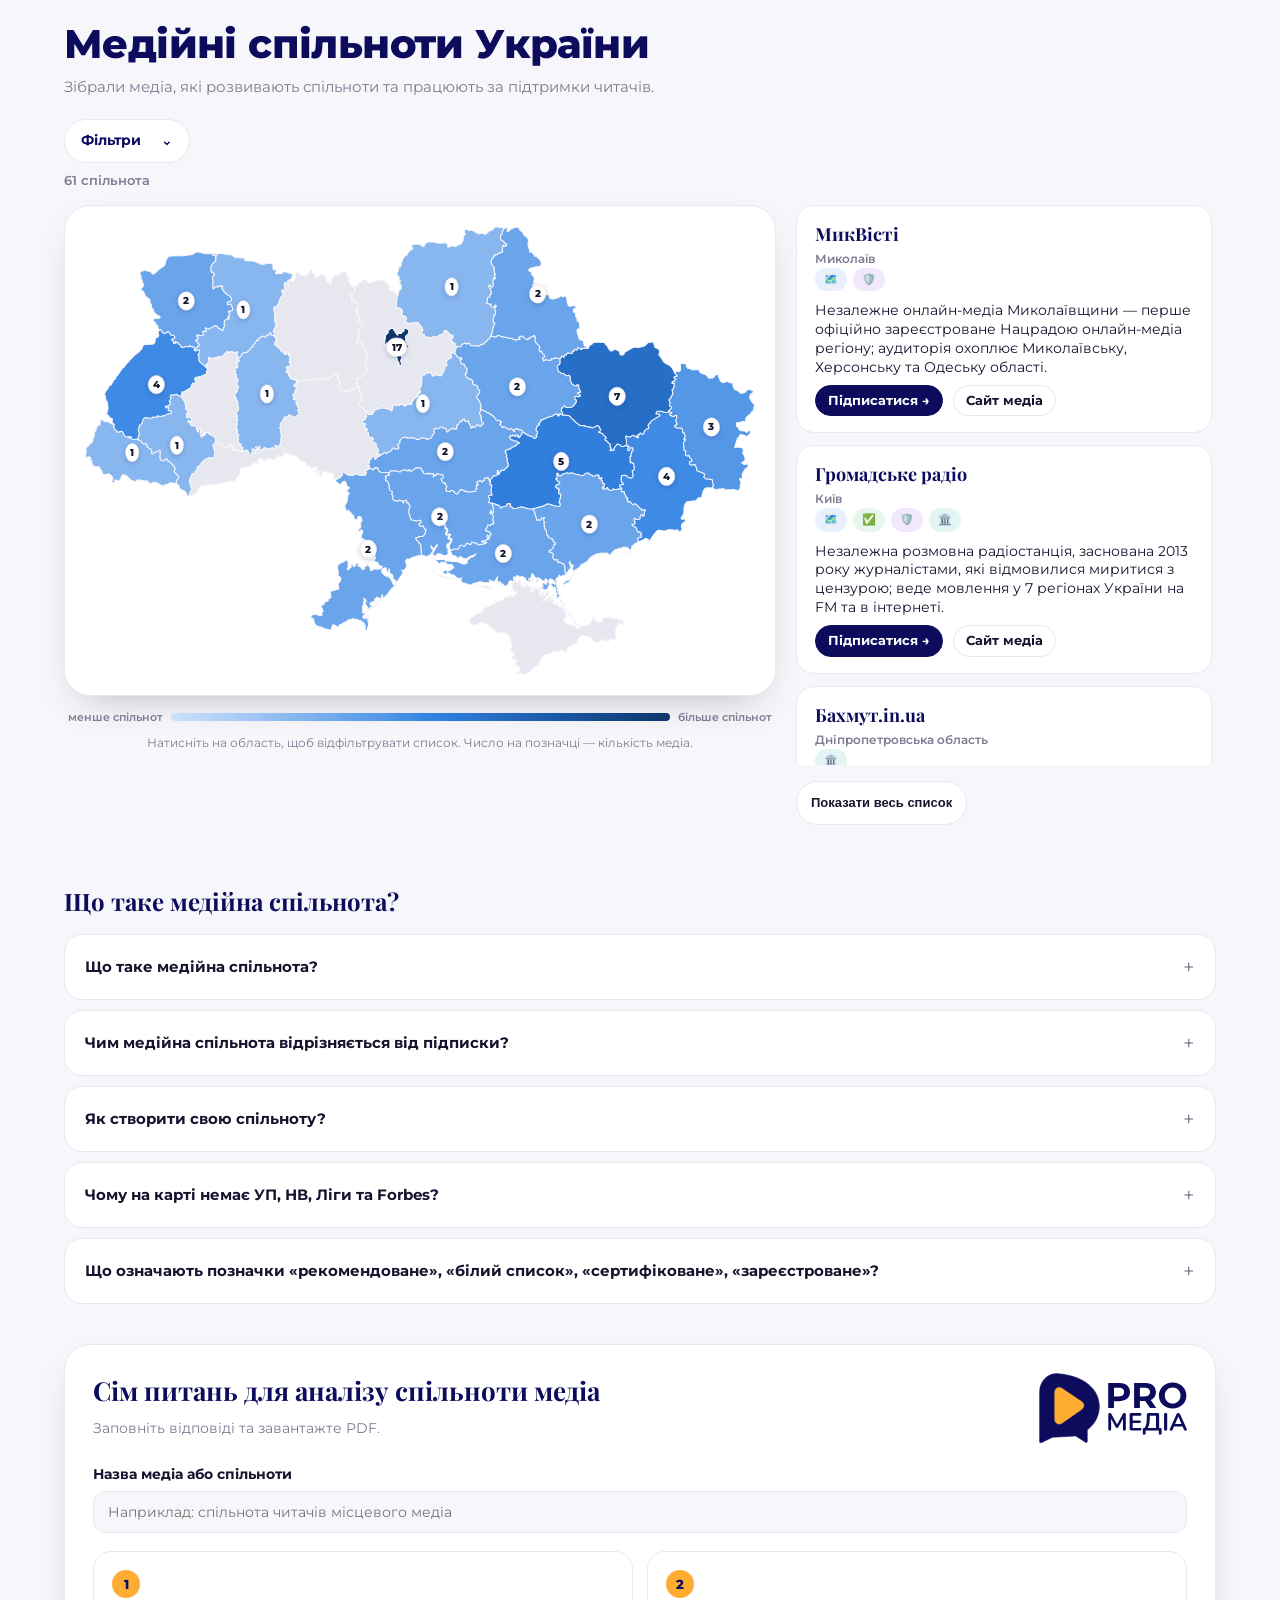
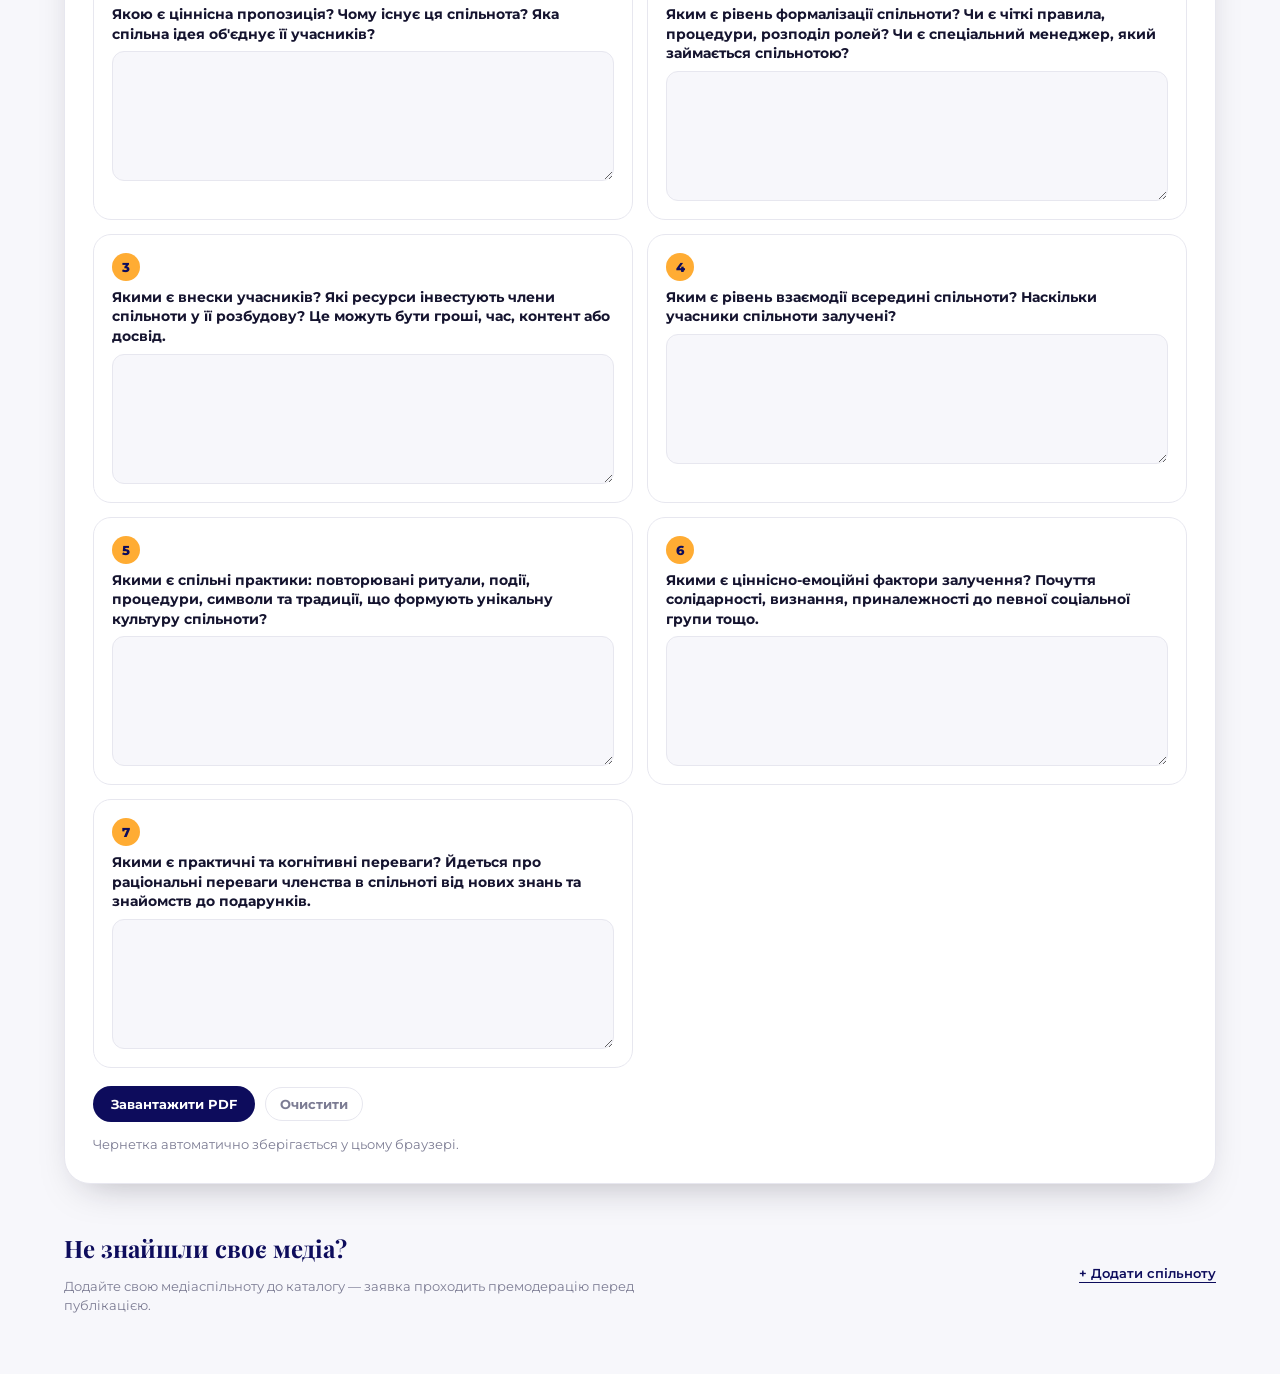
<file: index.html>
<!doctype html>
<html lang="uk">
<head>
<meta charset="utf-8" />
<meta name="viewport" content="width=device-width, initial-scale=1" />
<title data-i18n="meta.title">Карта медіаспільнот України | ПроМедіа</title>
<meta name="description" content="Каталог і карта медійних спільнот України: сайти медіа, короткий опис, ключова ідея спільноти та посилання, де на неї підписатися." data-i18n-content="meta.desc" />
<link rel="canonical" href="https://communities.promedia.report/" />
<meta property="og:type" content="website" />
<meta property="og:site_name" content="ПроМедіа" />
<meta property="og:url" content="https://communities.promedia.report/" />
<meta property="og:title" content="Карта медіаспільнот України | ПроМедіа" data-i18n-content="meta.title" />
<meta property="og:description" content="Каталог і карта медійних спільнот України: сайти медіа, короткий опис, ключова ідея спільноти та посилання, де на неї підписатися." data-i18n-content="meta.desc" />
<meta property="og:image" content="https://communities.promedia.report/img/og-share.png?v=20261102-1" />
<meta property="og:image:secure_url" content="https://communities.promedia.report/img/og-share.png?v=20261102-1" />
<meta property="og:image:width" content="1200" />
<meta property="og:image:height" content="630" />
<meta name="twitter:card" content="summary_large_image" />
<meta name="twitter:title" content="Карта медіаспільнот України | ПроМедіа" data-i18n-content="meta.title" />
<meta name="twitter:description" content="Каталог і карта медійних спільнот України: сайти медіа, короткий опис, ключова ідея спільноти та посилання, де на неї підписатися." data-i18n-content="meta.desc" />
<meta name="twitter:image" content="https://communities.promedia.report/img/og-share.png?v=20261102-1" />
<link rel="alternate" hreflang="uk" href="https://communities.promedia.report/" />
<link rel="alternate" hreflang="en" href="https://communities.promedia.report/en/" />
<link rel="alternate" hreflang="crh" href="https://communities.promedia.report/crh/" />
<link rel="alternate" hreflang="x-default" href="https://communities.promedia.report/" />
<link rel="icon" href="favicon.png" type="image/png" />
<link rel="stylesheet" href="css/style.css?v=20261114-submission-spacing" />
<!-- Google tag (gtag.js) -->
<script async src="https://news.promedia.report/js/promedia-analytics.js"></script>
</head>
<body>
<promedia-global-header></promedia-global-header>





<section class="hero" id="top">
  <h1 data-i18n="hero.title">Медійні спільноти України</h1>
  <p class="lede" data-i18n-html="hero.ledeHtml">Зібрали медіа, які розвивають спільноти та працюють за підтримки читачів.</p>

</section>

<div class="controls catalog-controls">
  <details class="catalog-filters" id="catalog-filters">
    <summary><span data-i18n="controls.filters">Фільтри</span><span id="active-filter-count" hidden></span></summary>
    <div class="filter-options">
  <input class="search-input" id="search" type="search" aria-label="Пошук за назвою чи містом…" data-i18n-aria-label="controls.searchPlaceholder" placeholder="Пошук за назвою чи містом…" data-i18n-placeholder="controls.searchPlaceholder" />
  <select class="select-input" id="region-filter" aria-label="Усі області" data-i18n-aria-label="controls.allRegions">
    <option value="" data-i18n="controls.allRegions">Усі області</option>
  </select>
  <div class="badge-legend" id="badge-legend">
    <span class="legend-item">
      <button type="button" class="legend-filter-btn" aria-pressed="false" data-filter="badge:recommended"><span class="legend-emoji">🗺️</span> <span data-i18n="legend.recommended">медіа на Мапі рекомендованих</span></button>
      <a class="legend-external" href="https://map.detector.media/" target="_blank" rel="noopener" title="map.detector.media">↗</a>
    </span>
    <span class="legend-item">
      <button type="button" class="legend-filter-btn" aria-pressed="false" data-filter="badge:whitelist"><span class="legend-emoji">✅</span> <span data-i18n="legend.whitelist">медіа у Білому списку</span></button>
      <a class="legend-external" href="https://imi.org.ua/doslidzhennya-standartiv" target="_blank" rel="noopener" title="imi.org.ua">↗</a>
    </span>
    <span class="legend-item">
      <button type="button" class="legend-filter-btn" aria-pressed="false" data-filter="badge:jti"><span class="legend-emoji">🛡️</span> <span data-i18n="legend.jti">сертифікат Journalism Trust Initiative</span></button>
      <a class="legend-external" href="https://journalismtrustinitiative.org/" target="_blank" rel="noopener" title="journalismtrustinitiative.org">↗</a>
    </span>
    <span class="legend-item">
      <button type="button" class="legend-filter-btn" aria-pressed="false" data-filter="badge:registered"><span class="legend-emoji">🏛️</span> <span data-i18n="legend.registered">зареєстроване в Держреєстрі Нацради</span></button>
      <a class="legend-external" href="https://webportal.nrada.gov.ua/derzhavnyj-reyestr-sub-yektiv-informatsijnoyi-diyalnosti-u-sferi-telebachennya-i-radiomovlennya/" target="_blank" rel="noopener" title="webportal.nrada.gov.ua">↗</a>
    </span>
    <span class="legend-item">
      <button type="button" class="legend-filter-btn" aria-pressed="false" data-filter="tag:investigative"><span class="legend-emoji">🔍</span> <span data-i18n="tags.investigative">Розслідувальне медіа</span></button>
    </span>
    <span class="legend-item">
      <button type="button" class="legend-filter-btn" aria-pressed="false" data-filter="tag:warJournalism"><span class="legend-emoji"><svg class="tag-icon" viewBox="0 0 24 24" width="14" height="14" fill="currentColor" aria-hidden="true"><path d="M5,14 L9,14 L4,2 Z M10,14 L14,14 L12,1 Z M15,14 L19,14 L20,2 Z M4,14 L20,14 L20,16 L4,16 Z M11,16 L13,16 L12,20 Z"/></svg></span> <span data-i18n="tags.warJournalism">Воєнна журналістика</span></button>
    </span>
    <span class="legend-item">
      <button type="button" class="legend-filter-btn" aria-pressed="false" data-filter="tag:culture"><span class="legend-emoji">🎨</span> <span data-i18n="tags.culture">Медіа про культуру</span></button>
    </span>
    <span class="legend-item">
      <button type="button" class="legend-filter-btn" aria-pressed="false" data-filter="tag:science"><span class="legend-emoji">🔬</span> <span data-i18n="tags.science">Наукове медіа</span></button>
    </span>
  </div>
    </div>
  </details>
</div>

<p class="results-count" id="results-count"></p>

<div class="catalog-layout">
  <div class="oblast-map-wrap">
    <div class="oblast-map" id="oblast-map" aria-label="Контурна карта областей України" data-i18n-aria-label="map.ariaLabel"></div>
    <p class="map-hint" id="map-hint" data-i18n="map.hint">Натисніть на область, щоб відфільтрувати список. Число на позначці — кількість медіа.</p>
  </div>
  <div class="catalog-results">
    <div class="card-list" id="card-list"></div>
    <button type="button" class="home-btn show-all-media" id="show-all-media" data-i18n="list.showAll" hidden>Показати весь список</button>
  </div>
</div>

<section class="explainer" id="about-communities">
  <h2 data-i18n="explainer.title">Що таке медійна спільнота?</h2>
  <div class="faq-list">
    <details class="faq-item">
      <summary data-i18n="explainer.q1.q">Що таке медійна спільнота?</summary>
      <div data-i18n-html="explainer.q1.aHtml">
        Медіаспільноти (media communities) ще називають «клубами читачів», «друзями медіа», «моделями членства» тощо. Згідно з визначенням The Membership Puzzle Project (2020), це соціальний договір між новинною організацією та членами її спільноти, за яким члени спільноти виділяють свій час, гроші, енергію, досвід та зв'язки для підтримки справи, в яку вони вірять. Натомість новинна організація пропонує прозорість та можливості зробити значний внесок у стабільність та вплив організації. Джерело: <a href="https://membershippuzzle.org/" target="_blank" rel="noopener">membershippuzzle.org</a>
      </div>
    </details>
    <details class="faq-item">
      <summary data-i18n="explainer.q2.q">Чим медійна спільнота відрізняється від підписки?</summary>
      <div data-i18n-html="explainer.q2.aHtml">
        Підписка на медіа — це виключно ділова, транзакційна угода. Ви платите журналістам гроші та отримуєте свою газету, журнал, доступ до текстів або відео на сайті. У спільноті ви платите журналістам гроші, тому що хочете підтримати медіа задля спільної мети. Вам подобається, що робить ця редакція, які погляди вона сповідує, ви вважаєте роботу цієї редакції корисною або вона закриває ваші емоційні або екзистенційні потреби.
      </div>
    </details>
    <details class="faq-item">
      <summary data-i18n="explainer.q3.q">Як створити свою спільноту?</summary>
      <div data-i18n-html="explainer.q3.aHtml">
        Громадська організація «ПроМедіа» допомагає медіа створювати та розвивати спільноти читачів. Ми також проводимо вебінари та офлайнове навчання на замовлення міжнародної організації Institute for War and Peace Reporting. У 2026 році ми долучилися до створення посібника з розвитку спільнот, ви можете знайти pdf-версію за посиланням: <a href="https://iwpr.net/global-voices/print-publications/how-bring-order-chaos" target="_blank" rel="noopener">iwpr.net</a>
      </div>
    </details>
    <details class="faq-item">
      <summary data-i18n="explainer.q4.q">Чому на карті немає УП, НВ, Ліги та Forbes?</summary>
      <div data-i18n-html="explainer.q4.aHtml">
        Бо ці медіа пропонують підписку, а не спільноту. У випадку цих видань йдеться про платний доступ до основного контенту. А формування спільноти навколо медіа не передбачає, що доступ до ключових матеріалів видання платний. Можливий додатковий бонусний контент для членів спільноти, але сама ідея спільноти полягає в тому, що фанати медіа підтримують його діяльність для збільшення впливу.
      </div>
    </details>
    <details class="faq-item">
      <summary data-i18n="explainer.q5.q">Що означають позначки «рекомендоване», «білий список», «сертифіковане»?</summary>
      <div data-i18n-html="explainer.q5.aHtml">
        На картках медіа можна побачити позначки, які підтверджують довіру до видання:<br>🗺️ <strong>Рекомендоване медіа</strong> — видання входить до Мапи рекомендованих медіа, яку ведуть Детектор медіа та Інститут масової інформації (ІМІ): <a href="https://map.detector.media/" target="_blank" rel="noopener">map.detector.media</a><br>✅ <strong>Білий список ЗМІ</strong> — видання входить до білого списку ІМІ, який визначає медіа з високими стандартами якості: <a href="https://imi.org.ua/" target="_blank" rel="noopener">imi.org.ua</a><br>🛡️ <strong>JTI-сертифіковане</strong> — видання пройшло сертифікацію за стандартом Journalism Trust Initiative, що підтверджує прозорість і етичність редакційних процесів: <a href="https://journalismtrustinitiative.org/" target="_blank" rel="noopener">journalismtrustinitiative.org</a>
      </div>
    </details>
  </div>
</section>

<section class="analysis-tool" id="community-analysis">
  <div class="analysis-card">
    <div class="analysis-head">
      <div>
        <h2 data-analysis-i18n="analysis.title">Сім питань для аналізу спільноти медіа</h2>
        <p data-analysis-i18n="analysis.lede">Заповніть відповіді та завантажте PDF.</p>
      </div>
      <img src="img/promedia-wordmark.svg" alt="ГО «ПроМедіа»" class="analysis-logo" data-i18n-alt="footer.wordmarkAlt" />
    </div>

    <form class="analysis-form" id="community-analysis-form">
      <div class="analysis-grid">
        <label class="analysis-field">
          <span data-analysis-i18n="analysis.fields.name.label">Назва медіа або спільноти</span>
          <input id="analysis-community-name" name="communityName" type="text" autocomplete="organization" data-analysis-i18n-placeholder="analysis.fields.name.placeholder" placeholder="Наприклад: спільнота читачів місцевого медіа" />
        </label>
      </div>

      <div class="analysis-question-list">
        <label class="analysis-question">
          <span class="analysis-question-number">1</span>
          <span class="analysis-question-text" data-analysis-i18n="analysis.questions.q1">Якою є ціннісна пропозиція? Чому існує ця спільнота? Яка спільна ідея об'єднує її учасників?</span>
          <textarea name="q1" rows="5"></textarea>
        </label>
        <label class="analysis-question">
          <span class="analysis-question-number">2</span>
          <span class="analysis-question-text" data-analysis-i18n="analysis.questions.q2">Яким є рівень формалізації спільноти? Чи є чіткі правила, процедури, розподіл ролей? Чи є спеціальний менеджер, який займається спільнотою?</span>
          <textarea name="q2" rows="5"></textarea>
        </label>
        <label class="analysis-question">
          <span class="analysis-question-number">3</span>
          <span class="analysis-question-text" data-analysis-i18n="analysis.questions.q3">Якими є внески учасників? Які ресурси інвестують члени спільноти у її розбудову? Це можуть бути гроші, час, контент або досвід.</span>
          <textarea name="q3" rows="5"></textarea>
        </label>
        <label class="analysis-question">
          <span class="analysis-question-number">4</span>
          <span class="analysis-question-text" data-analysis-i18n="analysis.questions.q4">Яким є рівень взаємодії всередині спільноти? Наскільки учасники спільноти залучені?</span>
          <textarea name="q4" rows="5"></textarea>
        </label>
        <label class="analysis-question">
          <span class="analysis-question-number">5</span>
          <span class="analysis-question-text" data-analysis-i18n="analysis.questions.q5">Якими є спільні практики: повторювані ритуали, події, процедури, символи та традиції, що формують унікальну культуру спільноти?</span>
          <textarea name="q5" rows="5"></textarea>
        </label>
        <label class="analysis-question">
          <span class="analysis-question-number">6</span>
          <span class="analysis-question-text" data-analysis-i18n="analysis.questions.q6">Якими є ціннісно-емоційні фактори залучення? Почуття солідарності, визнання, приналежності до певної соціальної групи тощо.</span>
          <textarea name="q6" rows="5"></textarea>
        </label>
        <label class="analysis-question">
          <span class="analysis-question-number">7</span>
          <span class="analysis-question-text" data-analysis-i18n="analysis.questions.q7">Якими є практичні та когнітивні переваги? Йдеться про раціональні переваги членства в спільноті від нових знань та знайомств до подарунків.</span>
          <textarea name="q7" rows="5"></textarea>
        </label>
      </div>

      <div class="analysis-actions">
        <button class="add-btn analysis-primary-action" id="analysis-download-pdf" type="button" data-analysis-i18n="analysis.actions.download">Завантажити PDF</button>
        <button class="home-btn analysis-action muted-action" id="analysis-reset" type="button" data-analysis-i18n="analysis.actions.reset">Очистити</button>
      </div>
      <p class="analysis-status" id="analysis-status" data-analysis-i18n="analysis.status.autosave">Чернетка автоматично зберігається у цьому браузері.</p>
    </form>
  </div>
</section>

<section class="add-section">
  <div class="add-card">
    <div>
      <h2 data-i18n="addSection.title">Не знайшли своє медіа?</h2>
      <p data-i18n="addSection.text">Додайте свою медіаспільноту до каталогу — заявка проходить премодерацію перед публікацією.</p>
    </div>
    <a class="add-community-link" href="add/" data-i18n="nav.addCommunity">+ Додати спільноту</a>
  </div>
</section>



<script src="js/i18n.js?v=20261114-community-count"></script>
<script src="js/app.js?v=20261114-community-count"></script>
<script src="js/community-analysis.js?v=20261114-submission-spacing"></script>
<script defer src="https://news.promedia.report/js/promedia-memorial-popup.js"></script>
<promedia-global-footer></promedia-global-footer>
<script defer src="https://news.promedia.report/js/promedia-global-shell.js"></script>
</body>
</html>
</file>
<file: css/style.css>
@import url("https://fonts.googleapis.com/css2?family=Montserrat:ital,wght@0,400;0,500;0,600;0,700;0,800;1,400&family=Playfair+Display:ital,wght@0,500;0,600;0,700;0,900;1,600&display=swap");

:root {
  --ink: #0d0c5c;
  --ink-soft: #201e78;
  --paper: #f7f7fb;
  --card: #ffffff;
  --accent: #ffac33;
  --accent-dark: #d98a17;
  --accent-tint: #fff2dd;
  --text: #15142f;
  --muted: #7c7c93;
  --border: #e7e7ef;
  --green: #1c9a56;
  --green-tint: #e7f7ee;
  --blue: #2564c9;
  --blue-tint: #e8f0fd;
  --purple: #7a3fc9;
  --purple-tint: #f1e8fd;
  --teal: #0d8f8a;
  --teal-tint: #e2f5f4;
  --radius-lg: 26px;
  --radius-md: 18px;
  --radius-sm: 12px;
  --radius-pill: 999px;
  --shadow: 0 16px 40px -20px rgba(23, 19, 33, 0.35);
  --shadow-sm: 0 6px 18px -10px rgba(23, 19, 33, 0.22);
  --serif: "Playfair Display", Georgia, serif;
  --sans: "Montserrat", system-ui, -apple-system, "Segoe UI", sans-serif;
}

* { box-sizing: border-box; }

html, body {
  margin: 0;
  padding: 0;
  scroll-behavior: smooth;
}

body {
  background: var(--paper);
  color: var(--text);
  font-family: var(--sans);
  -webkit-font-smoothing: antialiased;
  line-height: 1.4;
}

a { color: inherit; }

/* ---------- utility bar ---------- */

.utility-bar {
  max-width: 1200px;
  margin: 0 auto;
  padding: 20px 24px 0;
  display: flex;
  align-items: center;
  gap: 14px;
  flex-wrap: wrap;
}

.home-btn {
  display: inline-flex;
  align-items: center;
  gap: 7px;
  border: 1.5px solid var(--border);
  background: var(--card);
  color: var(--text);
  text-decoration: none;
  font-weight: 700;
  font-size: 13px;
  padding: 8px 14px;
  border-radius: var(--radius-pill);
  transition: border-color .15s, color .15s;
}

.home-btn:hover { border-color: var(--ink); color: var(--ink); }

.add-btn {
  display: inline-flex;
  align-items: center;
  gap: 7px;
  border: none;
  background: var(--ink);
  color: #fff;
  text-decoration: none;
  font-weight: 700;
  font-size: 13px;
  padding: 9px 16px;
  border-radius: var(--radius-pill);
  transition: background .15s;
}

.add-btn:hover { background: var(--ink-soft); }

.nav-link {
  color: var(--muted);
  text-decoration: none;
  font-weight: 700;
  font-size: 13px;
  padding: 8px 4px;
  border-bottom: 1.5px solid transparent;
  transition: color .15s, border-color .15s;
}

.nav-link:hover { color: var(--ink); border-color: var(--ink); }

.lang-toggle {
  display: inline-flex;
  gap: 2px;
  background: var(--card);
  border: 1.5px solid var(--border);
  border-radius: var(--radius-pill);
  padding: 3px;
  margin-left: auto;
}

.lang-btn {
  border: none;
  background: transparent;
  color: var(--muted);
  font-family: inherit;
  font-weight: 800;
  font-size: 12px;
  letter-spacing: 0.02em;
  padding: 6px 12px;
  border-radius: var(--radius-pill);
  cursor: pointer;
  transition: background .15s, color .15s;
}

.lang-btn.active { background: var(--ink); color: #fff; }

.lang-btn:not(.active):hover { color: var(--ink); }

/* ---------- ProMedia network navigation ---------- */

.network-nav {
  max-width: 1200px;
  margin: 10px auto 0;
  padding: 0 24px 10px;
  display: flex;
  align-items: center;
  gap: 6px 18px;
  border-bottom: 1px solid var(--border);
  overflow-x: auto;
  scrollbar-width: thin;
}

.network-link {
  flex: 0 0 auto;
  padding: 6px 0 9px;
  border-bottom: 2px solid transparent;
  color: var(--muted);
  font-size: 12px;
  font-weight: 800;
  line-height: 1.2;
  text-decoration: none;
}

.network-link:hover,
.network-link.active { border-color: var(--accent); color: var(--ink); }
.network-en { display: none; }
html[lang="en"] .network-uk { display: none; }
html[lang="en"] .network-en { display: inline; }
.network-crh { display: none; }
html[lang="crh"] .network-uk { display: none; }
html[lang="crh"] .network-crh { display: inline; }

.network-footer {
  display: flex;
  flex-wrap: wrap;
  gap: 8px 18px;
  margin-top: 20px;
  padding-top: 18px;
  border-top: 1px solid var(--border);
}

.network-footer a {
  color: var(--muted);
  font-size: 12px;
  font-weight: 700;
  text-decoration: none;
}

.network-footer a:hover { color: var(--ink); }

/* ---------- hero ---------- */

.hero {
  max-width: 1200px;
  margin: 0 auto;
  padding: 36px 24px 8px;
}

.eyebrow {
  font-size: 12px;
  font-weight: 800;
  letter-spacing: 0.08em;
  text-transform: uppercase;
  color: var(--accent-dark);
  margin-bottom: 10px;
}

h1 {
  font-family: var(--sans);
  font-size: clamp(28px, 4vw, 40px);
  font-weight: 800;
  line-height: 1.1;
  letter-spacing: -0.015em;
  color: var(--ink);
  margin: 0 0 10px;
}

.lede {
  max-width: 720px;
  color: var(--muted);
  font-size: 15px;
  line-height: 1.5;
  margin: 0;
}

.hero-stat {
  display: inline-block;
  margin: 14px 0 0;
  padding: 6px 14px;
  border-radius: 999px;
  background: var(--accent-tint);
  color: var(--accent-dark);
  font-size: 13px;
  font-weight: 700;
}

.badge-legend {
  display: flex;
  flex-wrap: wrap;
  gap: 6px 16px;
  margin: 10px 0 0;
}

.legend-item {
  display: inline-flex;
  align-items: center;
  gap: 2px;
  font-size: 12px;
  color: var(--muted);
}

.legend-filter-btn {
  display: inline-flex;
  align-items: center;
  gap: 5px;
  font: inherit;
  font-size: 12px;
  color: inherit;
  background: none;
  border: none;
  padding: 3px 8px;
  border-radius: var(--radius-pill);
  cursor: pointer;
}

.legend-filter-btn:hover {
  background: var(--border);
}

.legend-filter-btn.active {
  background: var(--accent-tint);
  color: var(--accent-dark);
  font-weight: 700;
}

.legend-external {
  color: var(--muted);
  text-decoration: none;
  font-size: 11px;
  padding: 2px;
}

.legend-external:hover {
  color: var(--ink);
}

.legend-emoji {
  font-size: 14px;
}

/* ---------- explainer / FAQ ---------- */

.explainer {
  max-width: 1200px;
  margin: 32px auto 40px;
  padding: 0 24px;
}

.explainer h2 {
  font-family: var(--serif);
  font-weight: 700;
  font-size: 24px;
  color: var(--ink);
  margin: 0 0 16px;
}

.faq-list {
  display: flex;
  flex-direction: column;
  gap: 10px;
}

.faq-item {
  background: var(--card);
  border: 1.5px solid var(--border);
  border-radius: var(--radius-md);
  padding: 4px 20px;
}

.faq-item summary {
  padding: 14px 0;
  font-weight: 700;
  font-size: 14.5px;
  color: var(--text);
  cursor: pointer;
  list-style: none;
  display: flex;
  align-items: center;
  justify-content: space-between;
  gap: 12px;
}

.faq-item summary::-webkit-details-marker { display: none; }

.faq-item summary::after {
  content: "+";
  flex: 0 0 auto;
  font-size: 20px;
  font-weight: 400;
  color: var(--muted);
  transition: transform .15s;
}

.faq-item[open] summary::after { content: "−"; }

.faq-item summary:hover { color: var(--ink); }

.faq-item div {
  padding: 0 0 16px;
  color: var(--muted);
  font-size: 13.5px;
  line-height: 1.6;
}

.faq-item div a { color: var(--ink); text-decoration: underline; }

.faq-cta {
  display: inline-flex;
  margin: 0 0 16px;
  font-size: 12.5px;
  padding: 8px 16px;
}

/* ---------- community analysis tool ---------- */

.analysis-tool {
  max-width: 1200px;
  margin: 32px auto 0;
  padding: 0 24px;
}

.analysis-card {
  background: var(--card);
  border: 1.5px solid var(--border);
  border-radius: var(--radius-lg);
  box-shadow: var(--shadow);
  padding: 28px;
}

.analysis-head {
  display: flex;
  align-items: flex-start;
  justify-content: space-between;
  gap: 24px;
  margin-bottom: 22px;
}

.analysis-head h2 {
  font-family: var(--serif);
  font-weight: 700;
  font-size: 26px;
  color: var(--ink);
  margin: 0 0 8px;
}

.analysis-head p {
  max-width: 680px;
  color: var(--muted);
  font-size: 14px;
  line-height: 1.55;
  margin: 0;
}

.analysis-logo {
  flex: 0 0 auto;
  width: 148px;
  max-width: 30%;
  height: auto;
}

.analysis-form {
  display: flex;
  flex-direction: column;
  gap: 18px;
}

.analysis-grid {
  display: grid;
  grid-template-columns: 1fr;
  gap: 14px;
}

.analysis-field,
.analysis-question {
  display: flex;
  flex-direction: column;
  gap: 7px;
}

.analysis-field > span,
.analysis-question-text {
  font-weight: 700;
  color: var(--text);
}

.analysis-field > span {
  font-size: 13.5px;
}

.analysis-field input,
.analysis-question textarea {
  width: 100%;
  border: 1.5px solid var(--border);
  background: var(--paper);
  border-radius: var(--radius-sm);
  padding: 11px 14px;
  font-family: inherit;
  font-size: 14px;
  color: var(--text);
}

.analysis-field input:focus,
.analysis-question textarea:focus {
  outline: 2px solid var(--ink);
  outline-offset: 1px;
}

.analysis-question-list {
  display: grid;
  grid-template-columns: repeat(2, minmax(0, 1fr));
  gap: 14px;
}

.analysis-question {
  position: relative;
  min-width: 0;
  border: 1.5px solid var(--border);
  border-radius: var(--radius-md);
  padding: 18px;
  background: #fff;
}

.analysis-question-number {
  width: 28px;
  height: 28px;
  display: inline-flex;
  align-items: center;
  justify-content: center;
  background: var(--accent);
  color: var(--ink);
  border-radius: 50%;
  font-size: 13px;
  font-weight: 800;
}

.analysis-question-text {
  font-size: 13.5px;
  line-height: 1.45;
}

.analysis-question textarea {
  min-height: 130px;
  resize: vertical;
  line-height: 1.55;
}

.analysis-actions {
  display: flex;
  gap: 10px;
  flex-wrap: wrap;
  align-items: center;
}

.analysis-actions button {
  cursor: pointer;
  font-family: inherit;
}

.analysis-action {
  margin: 0;
}

.analysis-primary-action {
  padding: 10px 18px;
}

.muted-action {
  color: var(--muted);
}

.analysis-status {
  margin: -4px 0 0;
  color: var(--muted);
  font-size: 12.5px;
  line-height: 1.5;
}

.analysis-status.is-error {
  color: #b3261e;
  font-weight: 700;
}

.analysis-status.is-success {
  color: var(--green);
  font-weight: 700;
}

@media (max-width: 760px) {
  .analysis-card { padding: 22px; }
  .analysis-head { flex-direction: column; }
  .analysis-logo { max-width: 170px; width: 48%; }
  .analysis-grid,
  .analysis-question-list { grid-template-columns: 1fr; }
}

/* ---------- controls ---------- */

.controls {
  max-width: 1200px;
  margin: 24px auto 0;
  padding: 0 24px;
  display: flex;
  gap: 12px;
  flex-wrap: wrap;
  align-items: center;
}

.search-input {
  flex: 1 1 240px;
  border: 1.5px solid var(--border);
  background: var(--card);
  border-radius: var(--radius-pill);
  padding: 10px 18px;
  font-family: inherit;
  font-size: 14px;
  color: var(--text);
}

.search-input:focus { outline: 2px solid var(--ink); outline-offset: 1px; }

.select-input {
  border: 1.5px solid var(--border);
  background: var(--card);
  border-radius: var(--radius-pill);
  padding: 10px 16px;
  font-family: inherit;
  font-size: 14px;
  color: var(--text);
  cursor: pointer;
}

.results-count {
  padding: 0 24px;
  max-width: 1200px;
  margin: 14px auto 0;
  font-size: 13px;
  color: var(--muted);
  font-weight: 600;
}

/* ---------- layout: map + list ---------- */

.catalog-layout {
  max-width: 1200px;
  margin: 16px auto 60px;
  padding: 0 24px;
  display: grid;
  grid-template-columns: minmax(0, 1fr) minmax(320px, 420px);
  gap: 20px;
  align-items: start;
}

@media (max-width: 880px) {
  .catalog-layout { grid-template-columns: 1fr; }
}

.oblast-map-wrap {
  position: sticky;
  top: 16px;
}

@media (max-width: 880px) {
  .oblast-map-wrap { position: static; }
}

.oblast-map {
  background: var(--card);
  border-radius: var(--radius-lg);
  box-shadow: var(--shadow);
  border: 1px solid var(--border);
  padding: 20px;
}

.oblast-map svg {
  width: 100%;
  height: auto;
  display: block;
}

path.oblast {
  fill: var(--border);
  stroke: var(--paper);
  stroke-width: 1.5;
  cursor: pointer;
  outline: none;
  transition: fill .15s;
}

path.oblast:hover { fill: var(--accent-tint); }

path.oblast.has-media { fill: var(--heat-fill, var(--blue-tint)); }

path.oblast.has-media:hover { fill: var(--accent-tint); }

path.oblast:focus-visible { stroke: var(--ink); stroke-width: 2.5; }

path.oblast.pulse { fill: var(--accent); }

path.oblast.active,
path.oblast.has-media.active,
path.oblast.active:hover,
path.oblast.has-media.active:hover {
  fill: var(--ink);
}

.oblast-badge {
  pointer-events: none;
}

.oblast-badge-bg {
  fill: #fff;
  stroke: var(--border);
  stroke-width: 1px;
  filter: drop-shadow(0 2px 4px rgba(13, 12, 92, .22));
}

text.oblast-count {
  font-family: var(--sans);
  font-weight: 800;
  font-size: 15px;
  fill: var(--text);
  text-anchor: middle;
  dominant-baseline: central;
  pointer-events: none;
}

.map-hint {
  margin: 10px 4px 0;
  font-size: 12px;
  color: var(--muted);
  text-align: center;
}

.map-legend {
  display: flex;
  align-items: center;
  gap: 8px;
  margin: 14px 4px 0;
}

.map-legend-label {
  font-size: 11px;
  font-weight: 600;
  color: var(--muted);
  white-space: nowrap;
}

.map-legend-bar {
  flex: 1;
  height: 8px;
  border-radius: var(--radius-pill);
  background: linear-gradient(
    to right,
    #cde2fb, #b7d3f6, #9ec5f4, #86b6ef, #6da7ec, #5598e7,
    #3987e5, #2a78d6, #256abf, #1c5cab, #184f95, #104281, #0d366b
  );
}

.card-list {
  display: flex;
  flex-direction: column;
  gap: 12px;
  max-height: 560px;
  overflow-y: auto;
  padding-right: 4px;
}

@media (max-width: 880px) {
  .card-list { max-height: none; overflow-y: visible; }
}

.media-card {
  background: var(--card);
  border: 1.5px solid var(--border);
  border-radius: var(--radius-md);
  padding: 16px 18px;
  cursor: pointer;
  transition: border-color .15s, box-shadow .15s, transform .1s;
}

.media-card:hover, .media-card.active {
  border-color: var(--ink);
  box-shadow: var(--shadow-sm);
}

.media-card-top {
  display: flex;
  justify-content: flex-start;
  align-items: flex-start;
  gap: 10px;
}

.media-logo {
  width: 32px;
  height: 32px;
  border-radius: var(--radius-sm);
  border: 1px solid var(--border);
  object-fit: contain;
  background: #fff;
  flex: 0 0 auto;
}

.media-card h3 {
  font-family: var(--serif);
  font-size: 18px;
  margin: 0 0 4px;
  color: var(--ink);
}

.media-card h3 a {
  color: inherit;
  text-decoration: none;
}

.media-card h3 a:hover {
  text-decoration: underline;
}

.media-card .location {
  font-size: 12px;
  color: var(--muted);
  font-weight: 600;
}

.media-card p.desc {
  font-size: 13.5px;
  color: var(--text);
  margin: 8px 0;
}

.media-card p.idea {
  font-size: 13px;
  color: var(--muted);
  margin: 0 0 10px;
  font-style: italic;
}

.badge-row {
  display: flex;
  gap: 6px;
  flex-wrap: wrap;
  margin-bottom: 10px;
}

.badge {
  display: inline-flex;
  align-items: center;
  gap: 4px;
  font-size: 11px;
  font-weight: 800;
  padding: 4px 9px;
  border-radius: var(--radius-pill);
  text-decoration: none;
}

a.badge:hover {
  filter: brightness(0.95);
}

.badge.recommended { background: var(--blue-tint); color: var(--blue); }
.badge.whitelist { background: var(--green-tint); color: var(--green); }
.badge.jti { background: var(--purple-tint); color: var(--purple); }
.badge.registered { background: var(--teal-tint); color: var(--teal); }
.badge.tag { background: var(--border); color: var(--text); }
.tag-icon { vertical-align: -1px; flex-shrink: 0; }
.badge.example { background: var(--accent-tint); color: var(--accent-dark); }

.card-links {
  display: flex;
  gap: 10px;
}

.card-links a {
  font-size: 12.5px;
  font-weight: 700;
  text-decoration: none;
  border: 1.5px solid var(--border);
  border-radius: var(--radius-pill);
  padding: 6px 12px;
  transition: border-color .15s, color .15s;
}

.card-links a:hover { border-color: var(--ink); color: var(--ink); }

.card-links a.primary {
  background: var(--ink);
  color: #fff;
  border-color: var(--ink);
}

.card-links a.primary:hover { background: var(--ink-soft); color: #fff; }

.empty-state {
  text-align: center;
  color: var(--muted);
  padding: 40px 20px;
  font-size: 14px;
}

/* ---------- add-community CTA section ---------- */

.add-section {
  max-width: 1200px;
  margin: 48px auto 60px;
  padding: 0 24px;
}

.add-card {
  color: var(--text);
  display: flex;
  justify-content: space-between;
  align-items: center;
  gap: 12px 24px;
  flex-wrap: wrap;
}

.add-card h2 {
  font-family: var(--serif);
  font-size: 24px;
  font-weight: 700;
  color: var(--ink);
  margin: 0 0 12px;
}

.add-card p {
  margin: 0;
  color: var(--muted);
  font-size: 13px;
  max-width: 620px;
}

.add-community-link {
  display: inline-flex;
  align-items: center;
  min-height: 44px;
  color: var(--ink);
  font-size: 13px;
  font-weight: 600;
  text-decoration: underline;
  text-underline-offset: 4px;
}

.add-community-link:hover { color: var(--accent-dark); }
.add-community-link:focus-visible { outline: 2px solid var(--ink); outline-offset: 4px; }

/* ---------- footer ---------- */

.site-footer {
  max-width: 1200px;
  margin: 0 auto;
  padding: 24px 24px 40px;
  text-align: center;
  color: var(--muted);
  font-size: 12.5px;
  line-height: 1.6;
}

.site-footer a { color: var(--ink); font-weight: 700; text-decoration: none; }

.footer-brand {
  display: flex;
  align-items: center;
  justify-content: center;
  gap: 8px;
  margin-bottom: 10px;
  color: var(--muted);
  text-decoration: none;
  font-size: 12.5px;
  font-weight: 600;
}

.footer-brand:hover { color: var(--text); }

.footer-logo { height: 30px; width: auto; display: block; }

/* ---------- /add form ---------- */

.form-section {
  max-width: 640px;
  margin: 24px auto 60px;
  padding: 0 24px;
}

.community-form {
  background: var(--card);
  border: 1.5px solid var(--border);
  border-radius: var(--radius-lg);
  box-shadow: var(--shadow);
  padding: 28px;
  display: flex;
  flex-direction: column;
  gap: 18px;
}

.form-field {
  display: flex;
  flex-direction: column;
  gap: 6px;
}

.form-field > span, .form-field legend {
  font-weight: 700;
  font-size: 13.5px;
  color: var(--text);
}

.form-field small {
  color: var(--muted);
  font-size: 12px;
  line-height: 1.4;
}

.form-field input[type="text"],
.form-field input[type="url"],
.form-field textarea,
.form-field select {
  border: 1.5px solid var(--border);
  background: var(--paper);
  border-radius: var(--radius-sm);
  padding: 10px 14px;
  font-family: inherit;
  font-size: 14px;
  color: var(--text);
}

.form-field textarea { resize: vertical; }

.form-field input:focus,
.form-field textarea:focus,
.form-field select:focus {
  outline: 2px solid var(--ink);
  outline-offset: 1px;
}

.badges-hint {
  margin: -6px 0 0;
  font-size: 12.5px;
  color: var(--muted);
  background: var(--accent-tint);
  border-radius: var(--radius-sm);
  padding: 10px 14px;
}

.checkbox-group {
  border: none;
  padding: 0;
  margin: 0;
  gap: 8px !important;
}

.checkbox-group label {
  display: flex;
  flex-direction: row;
  align-items: center;
  gap: 8px;
  font-weight: 400;
  font-size: 13.5px;
  color: var(--text);
  cursor: pointer;
}

.checkbox-group input[type="checkbox"] {
  width: 16px;
  height: 16px;
  accent-color: var(--ink);
  flex: 0 0 auto;
}

.honeypot-field {
  position: absolute;
  left: -9999px;
  width: 1px;
  height: 1px;
  overflow: hidden;
}

.form-error {
  color: #b3261e;
  font-weight: 700;
  font-size: 13px;
  margin: 0;
}

.form-success {
  color: var(--green);
  font-weight: 700;
  font-size: 13px;
  margin: 0;
}

.submit-btn {
  align-self: flex-start;
  border: none;
  cursor: pointer;
  font-size: 14px;
  padding: 12px 22px;
}

.form-note {
  margin: 0;
  font-size: 12.5px;
  color: var(--muted);
  line-height: 1.5;
}

.form-note-highlight {
  color: var(--accent-dark);
  font-weight: 600;
}

/* ---------- /admin ---------- */

.admin-section {
  max-width: 900px;
  margin: 24px auto 0;
  padding: 0 24px;
}

.admin-section:last-of-type { margin-bottom: 60px; }

.admin-section h2 {
  font-family: var(--serif);
  font-weight: 700;
  font-size: 20px;
  color: var(--ink);
  margin: 0 0 14px;
}

.admin-list {
  display: flex;
  flex-direction: column;
  gap: 12px;
  margin-bottom: 8px;
}

.admin-card {
  background: var(--card);
  border: 1.5px solid var(--border);
  border-radius: var(--radius-md);
  padding: 16px 18px;
}

.admin-card-top {
  display: flex;
  justify-content: space-between;
  align-items: center;
  gap: 10px;
}

.admin-card h3 {
  font-family: var(--serif);
  font-size: 17px;
  margin: 0;
  color: var(--ink);
}

.status-pill {
  font-size: 11px;
  font-weight: 800;
  padding: 4px 10px;
  border-radius: var(--radius-pill);
  white-space: nowrap;
}

.status-pill.status-pending { background: var(--accent-tint); color: var(--accent-dark); }
.status-pill.status-approved { background: var(--green-tint); color: var(--green); }
.status-pill:not(.status-pending):not(.status-approved) { background: var(--border); color: var(--muted); }

.admin-card .location {
  font-size: 12px;
  color: var(--muted);
  font-weight: 600;
  margin-top: 4px;
}

.admin-card .desc {
  font-size: 13.5px;
  margin: 8px 0;
}

.admin-card .card-links {
  font-size: 12.5px;
  margin-bottom: 10px;
}

.admin-card .card-links a {
  color: var(--ink);
  text-decoration: underline;
  margin-right: 12px;
}

.edit-btn {
  font-size: 12.5px;
  padding: 8px 16px;
}

.admin-auth {
  display: flex;
  align-items: center;
  gap: 12px;
  flex-wrap: wrap;
  margin-top: 14px;
  padding: 12px 16px;
  background: var(--card);
  border: 1.5px solid var(--border);
  border-radius: var(--radius-md);
}

.admin-auth label {
  display: flex;
  align-items: center;
  gap: 8px;
  font-size: 13px;
  font-weight: 600;
}

.admin-auth input[type="password"] {
  font-family: inherit;
  font-size: 13px;
  padding: 6px 10px;
  border: 1.5px solid var(--border);
  border-radius: var(--radius-sm, 6px);
  min-width: 180px;
}

.admin-auth-status {
  font-size: 12.5px;
  color: var(--green);
  font-weight: 700;
}

.admin-actions {
  display: flex;
  gap: 8px;
  flex-wrap: wrap;
  margin-bottom: 10px;
}

.admin-action-btn {
  font-family: inherit;
  font-size: 12.5px;
  font-weight: 700;
  padding: 7px 14px;
  border-radius: var(--radius-pill);
  border: none;
  cursor: pointer;
}

.admin-action-btn.approve { background: var(--green-tint); color: var(--green); }
.admin-action-btn.deactivate { background: var(--accent-tint); color: var(--accent-dark); }
.admin-action-btn.reject { background: var(--border); color: var(--text); }

.admin-action-btn:disabled {
  opacity: 0.5;
  cursor: default;
}

/* ---------- /media detail page ---------- */

.media-section {
  max-width: 720px;
  margin: 40px auto 60px;
  padding: 0 24px;
}

.media-detail-card {
  background: var(--card);
  border: 1.5px solid var(--border);
  border-radius: var(--radius-md);
  padding: 28px 30px;
}

.media-detail-top {
  display: flex;
  gap: 16px;
  align-items: flex-start;
  margin-bottom: 4px;
}

.media-detail-logo {
  width: 64px;
  height: 64px;
  border-radius: var(--radius-sm);
  border: 1px solid var(--border);
  object-fit: contain;
  background: #fff;
  flex: 0 0 auto;
}

.media-detail-card h1 {
  font-family: var(--serif);
  font-size: 26px;
  margin: 0 0 4px;
  color: var(--ink);
}

.registry-info {
  margin-top: 20px;
  padding-top: 16px;
  border-top: 1.5px solid var(--border);
}

.registry-info h2 {
  font-family: var(--sans);
  font-weight: 700;
  font-size: 12px;
  letter-spacing: 0.04em;
  text-transform: uppercase;
  color: var(--muted);
  margin: 0 0 10px;
}

.registry-row {
  display: flex;
  gap: 8px;
  font-size: 13px;
  line-height: 1.5;
  padding: 3px 0;
}

.registry-label {
  color: var(--muted);
  flex: 0 0 auto;
  min-width: 160px;
}

.registry-value {
  color: var(--text);
  word-break: break-word;
}

.registry-source {
  display: inline-block;
  margin-top: 8px;
  font-size: 12.5px;
  font-weight: 700;
  color: var(--teal);
  text-decoration: none;
}

.registry-source:hover {
  text-decoration: underline;
}

.media-news {
  background: var(--card);
  border: 1.5px solid var(--border);
  border-radius: var(--radius-md);
  padding: 22px 30px 26px;
  margin-top: 18px;
}

.media-news h2 {
  font-family: var(--serif);
  font-size: 18px;
  margin: 0 0 12px;
  color: var(--ink);
}

.media-news-list {
  list-style: none;
  margin: 0;
  padding: 0;
  display: flex;
  flex-direction: column;
  gap: 10px;
}

.media-news-date {
  display: block;
  font-size: 11.5px;
  font-weight: 700;
  color: var(--muted);
  margin-bottom: 2px;
}

.media-news-item a {
  color: var(--text);
  text-decoration: none;
  font-weight: 600;
  font-size: 14.5px;
  line-height: 1.4;
}

.media-news-item a:hover {
  color: var(--ink);
  text-decoration: underline;
}

/* ---------- /research page ---------- */

.research-section {
  max-width: 960px;
  margin: 20px auto 60px;
  padding: 0 24px;
}

.research-fallback {
  text-align: center;
  font-size: 12.5px;
  color: var(--muted);
  margin-top: 10px;
}

.research-fallback a {
  color: var(--ink);
  font-weight: 700;
}

@media (max-width: 640px) {
  .network-nav { padding-inline: 16px; gap: 6px 15px; }
  .network-footer { gap: 8px 14px; }
}

/* Compact map entry: keep the catalog visible before secondary actions. */
.hero { padding-top: 22px; }
.catalog-controls { margin-top: 12px; display: block; }
.catalog-controls .search-input { width: 100%; min-width: 0; }
.catalog-filters { margin-top: 0; }
.catalog-filters > summary {
  display: flex; align-items: center; gap: 8px; width: fit-content;
  min-height: 44px; padding: 8px 16px; border: 1.5px solid var(--border);
  border-radius: 22px; background: var(--card); color: var(--ink);
  font-size: 14px; font-weight: 700; cursor: pointer; list-style: none;
}
.catalog-filters > summary::-webkit-details-marker { display: none; }
.catalog-filters > summary::after { content: "⌄"; margin-left: 12px; }
.catalog-filters[open] > summary::after { content: "⌃"; }
.catalog-filters > summary:focus-visible { outline: 2px solid var(--ink); outline-offset: 3px; }
.filter-options { padding: 12px 0 4px; }
.filter-options .select-input { display: block; margin-top: 12px; max-width: 100%; min-height: 44px; }
.filter-options .legend-filter-btn { min-height: 44px; text-align: left; }
#active-filter-count { border-radius: 999px; padding: 1px 7px; background: var(--accent-tint); }
.catalog-controls + .results-count { margin-top: 8px; }
.map-actions { padding: 14px 0 0; gap: 10px 16px; }
.map-actions .nav-link { font-size: 13px; }
@media (max-width: 600px) {
  .hero { padding: 18px 20px 4px; }
  .hero .eyebrow { font-size: 10px; margin-bottom: 8px; }
  .hero .lede { font-size: 14px; }
  .hero-stat { margin-top: 10px; }
  .catalog-controls, .catalog-controls + .results-count, .catalog-layout { padding-left: 20px; padding-right: 20px; }
  .catalog-layout { margin-top: 10px; }
  .oblast-map { padding: 10px; }
}

.catalog-results { min-width: 0; }
.show-all-media { margin-top: 16px; min-height: 44px; cursor: pointer; }
.show-all-media[hidden] { display: none; }
</file>
